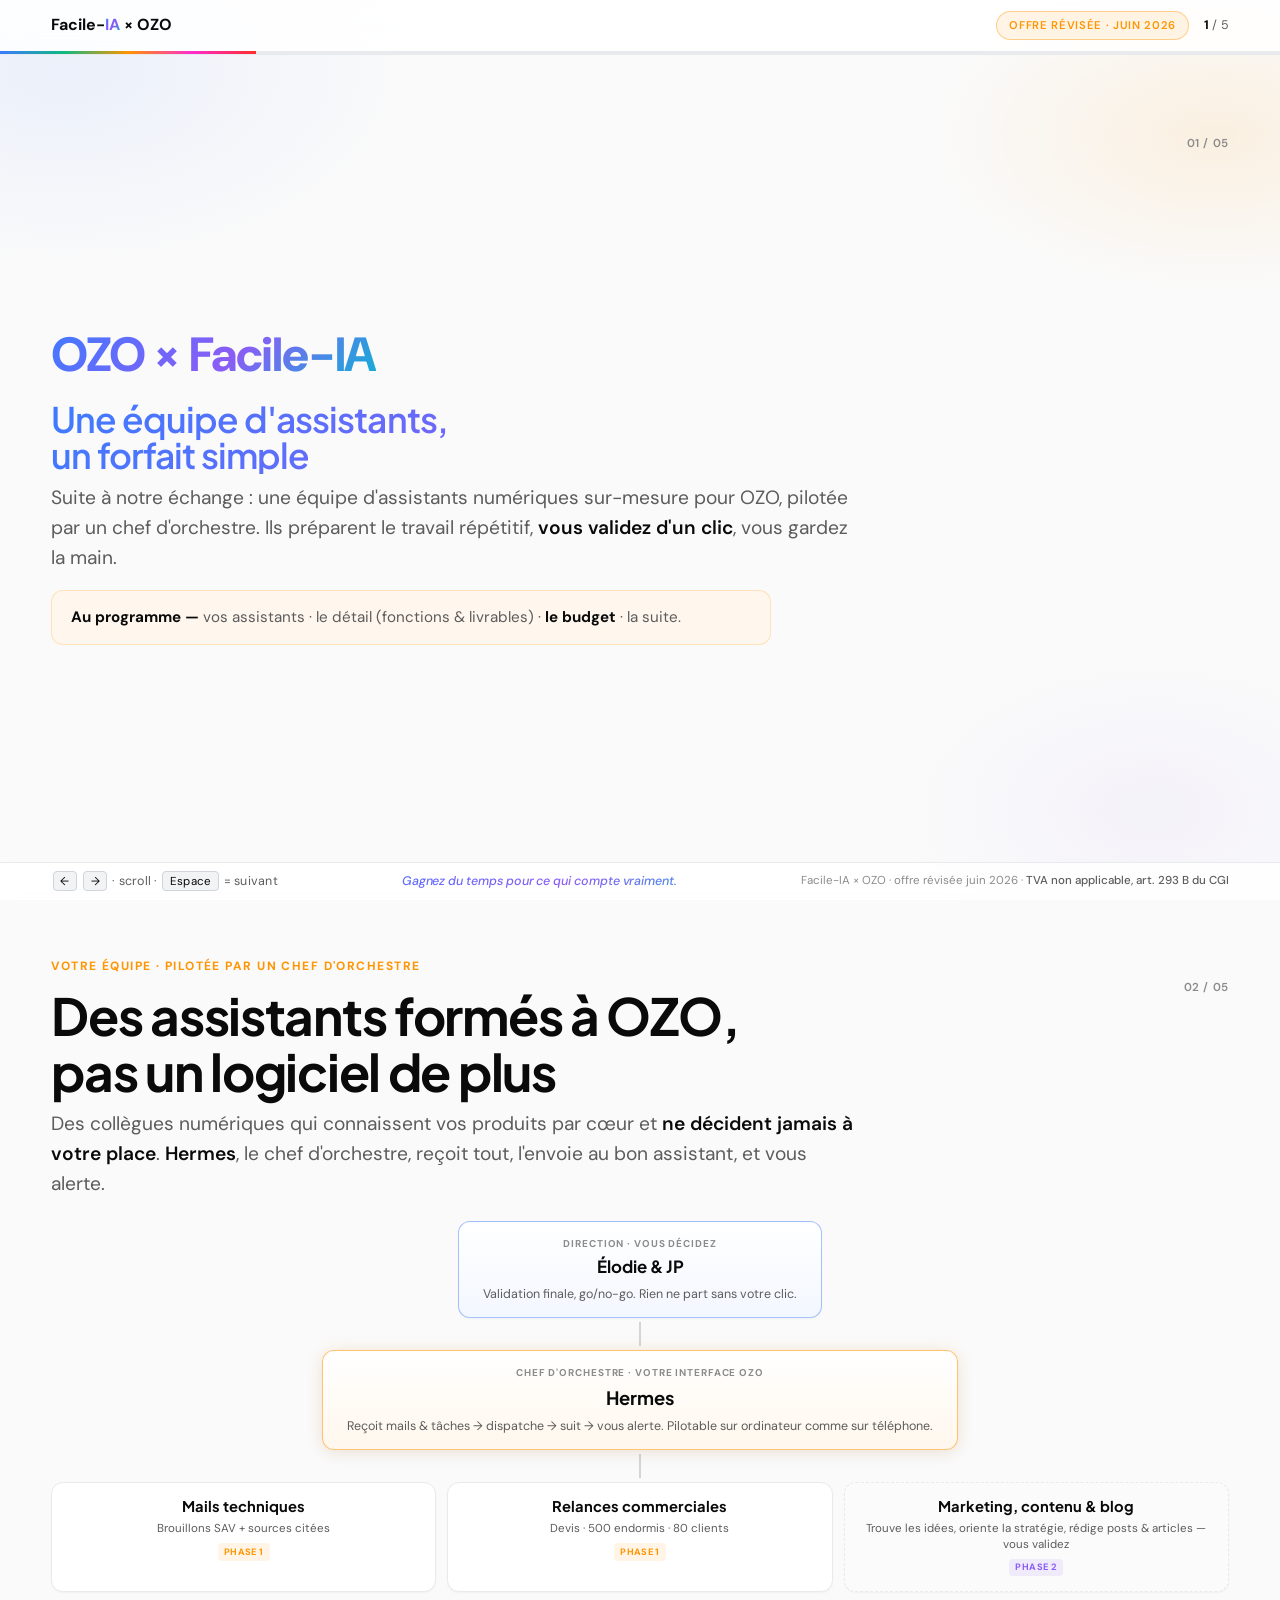
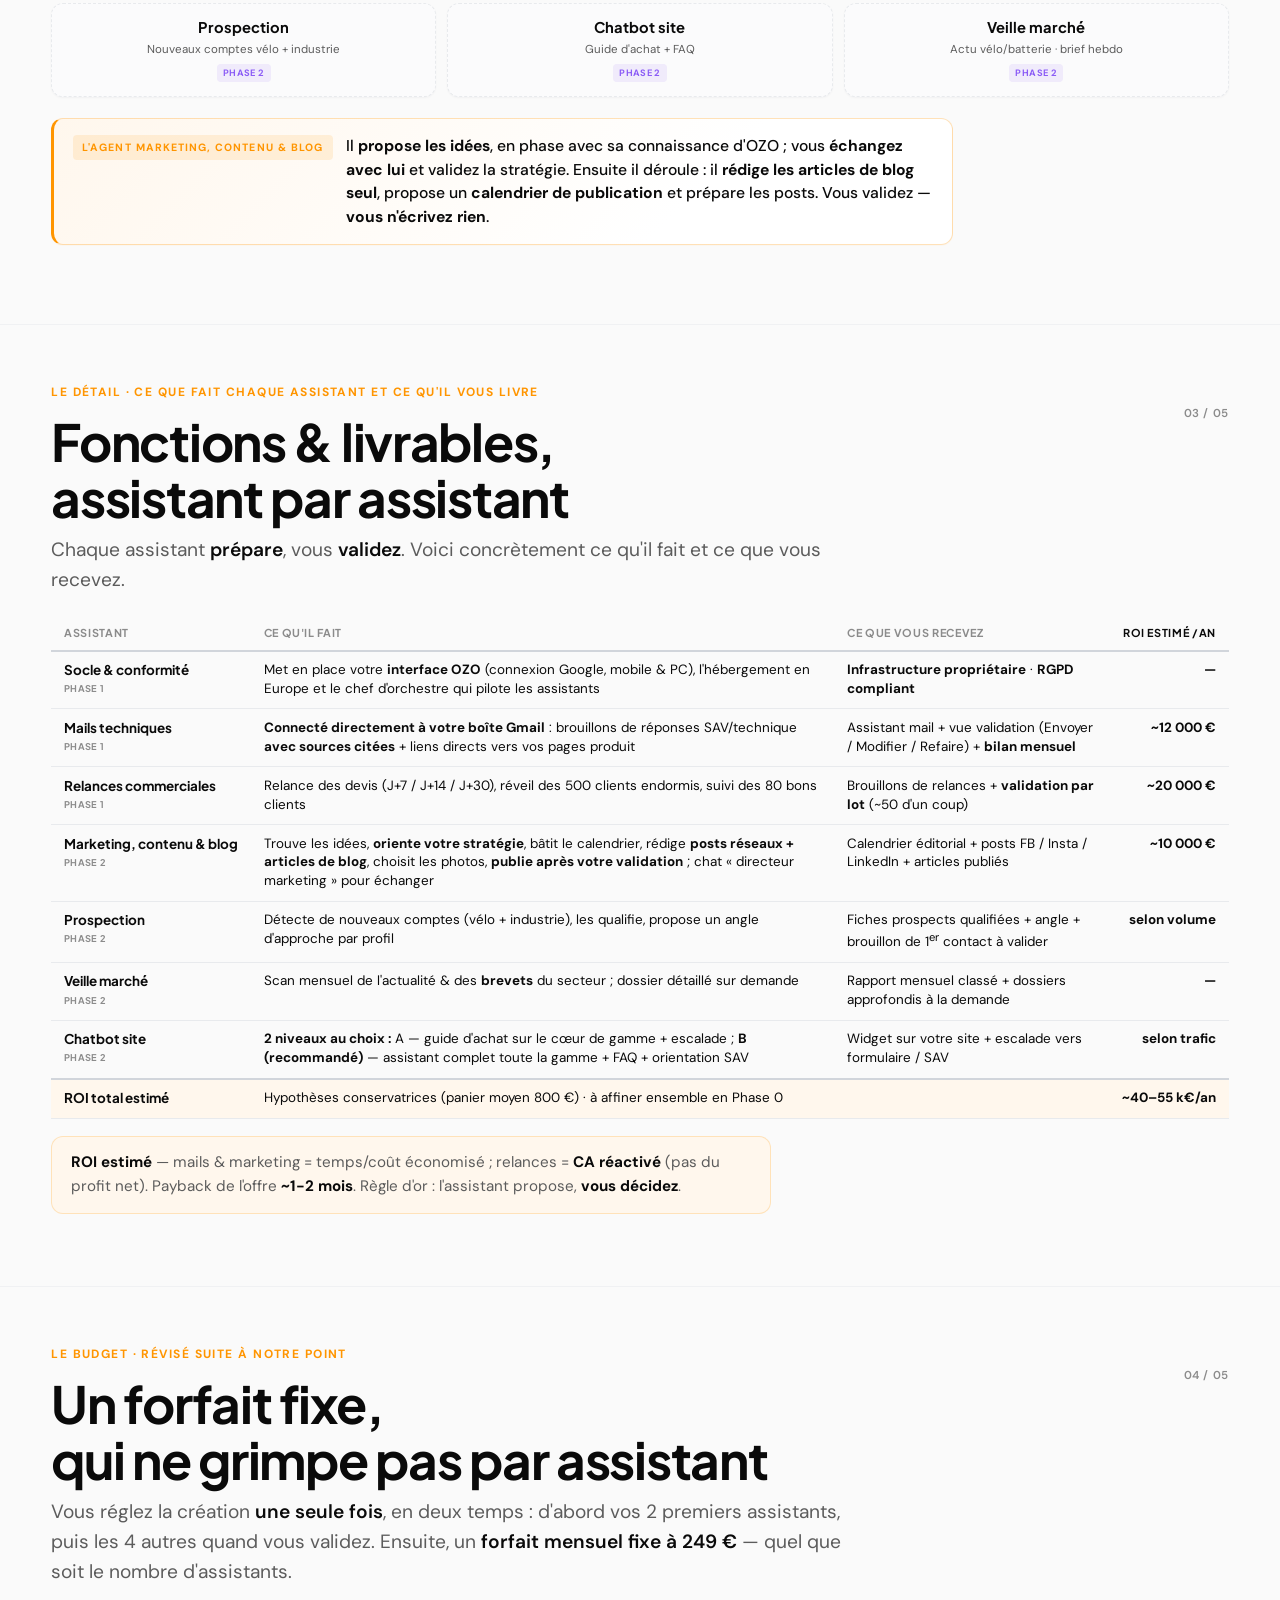
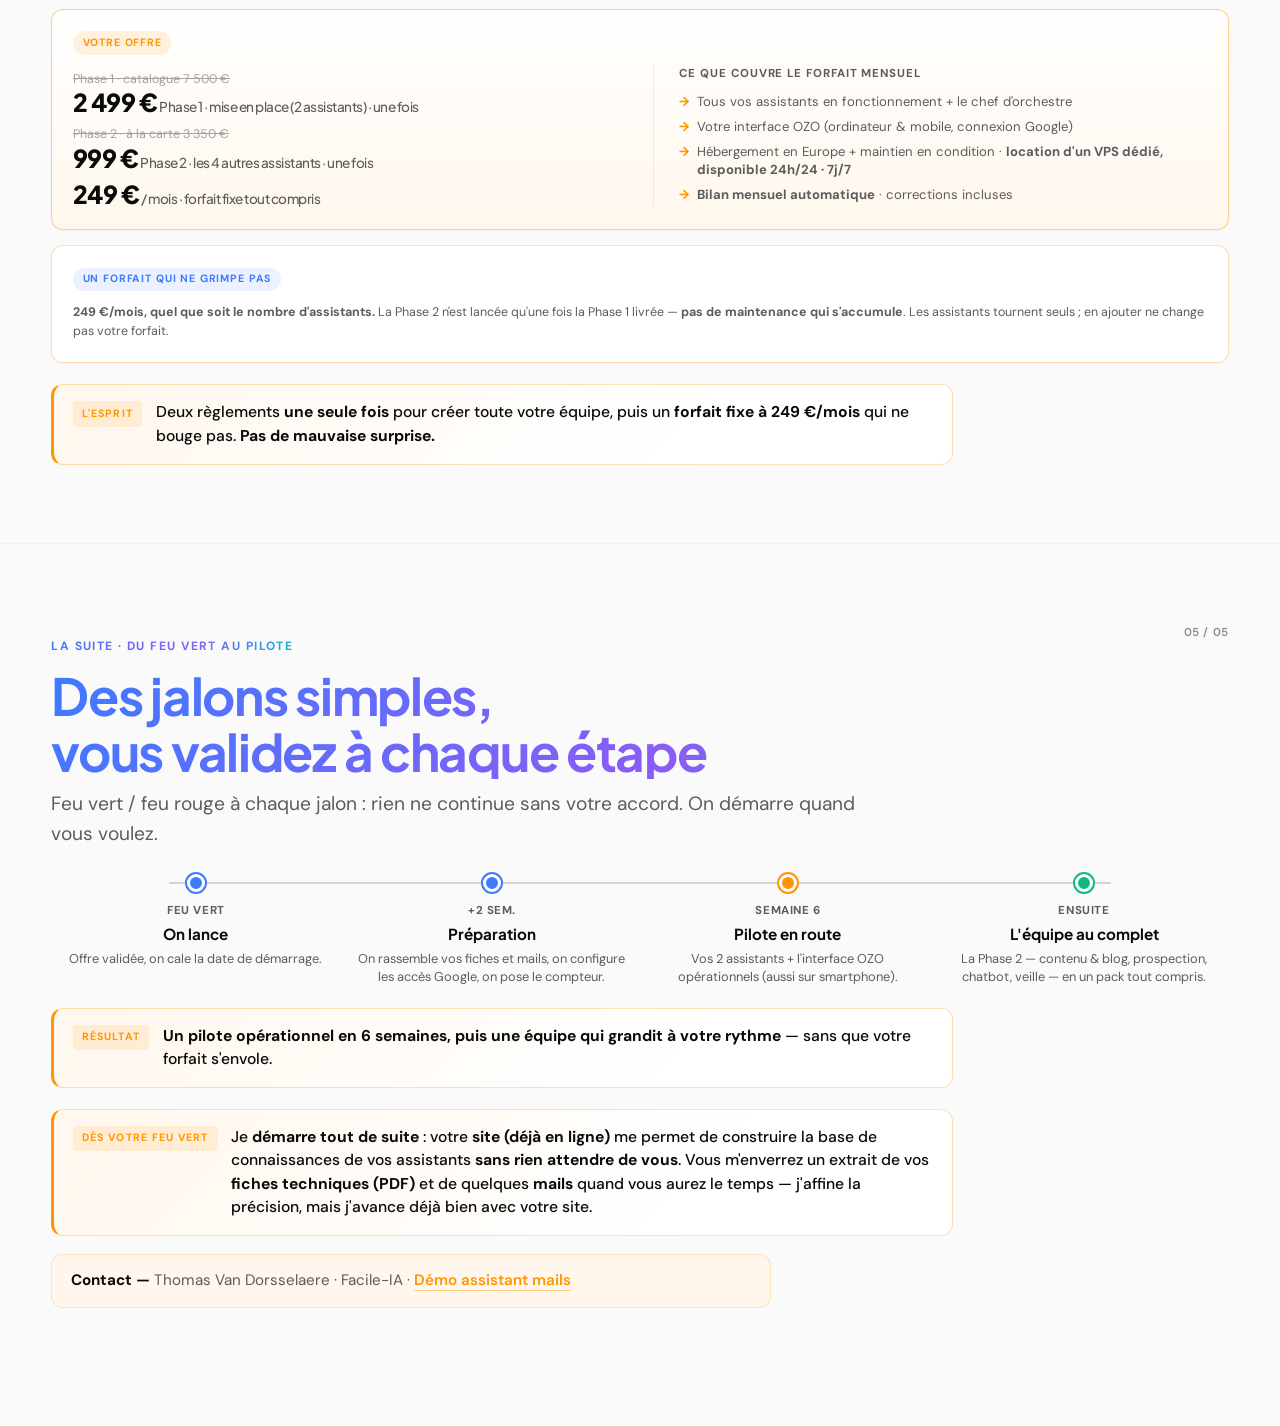
<file: index.html>
<!DOCTYPE html>
<html lang="fr">
<head>
  <meta charset="UTF-8">
  <meta name="viewport" content="width=device-width, initial-scale=1.0">
  <title>OZO × Facile-IA · Offre révisée · juin 2026</title>
  <link rel="stylesheet" href="styles-client.css">
  <style>
    /* Patchs locaux — 3 étapes, organigramme, capot */
    .steps3 { display: grid; grid-template-columns: repeat(3, 1fr); gap: 0.85rem; margin-top: 1.5rem; }
    .step3 { position: relative; background: var(--surface); border: 1px solid var(--border); border-radius: var(--radius-lg); padding: 1.3rem 1.4rem 1.4rem; box-shadow: var(--shadow-sm); }
    .step3::before { content: ""; position: absolute; top: 0; left: 0; right: 0; height: 3px; background: var(--gradient); border-radius: var(--radius-lg) var(--radius-lg) 0 0; }
    .step3 .big { font-family: "Plus Jakarta Sans", sans-serif; font-size: 2rem; font-weight: 800; background: var(--gradient); -webkit-background-clip: text; background-clip: text; color: transparent; line-height: 1; }
    .step3 .ttl { font-family: "Plus Jakarta Sans", sans-serif; font-size: 1.05rem; font-weight: 700; color: var(--text); margin-top: 0.5rem; }
    .step3 p { font-size: 0.87rem; color: var(--muted); margin-top: 0.4rem; line-height: 1.5; }
    .step3 p strong { color: var(--text); }

    .capot { margin-top: 1.2rem; padding: 0.85rem 1.1rem; background: #f6f7f9; border: 1px dashed var(--border-strong); border-radius: var(--radius); font-size: 0.8rem; color: var(--muted-2); line-height: 1.5; max-width: 82ch; }
    .capot strong { color: var(--muted); font-weight: 600; }

    /* ORGANIGRAMME */
    .orgchart { margin-top: 1.4rem; }
    .org-level { display: flex; justify-content: center; }
    .org-box { background: var(--surface); border: 1px solid var(--border); border-radius: var(--radius); padding: 0.85rem 1.5rem 0.9rem; text-align: center; box-shadow: var(--shadow-sm); min-width: 260px; }
    .org-box .role-lbl { font-size: 0.62rem; font-weight: 700; text-transform: uppercase; letter-spacing: 0.09em; color: var(--muted-2); }
    .org-box .role-name { font-family: "Plus Jakarta Sans", sans-serif; font-weight: 700; color: var(--text); font-size: 1.05rem; margin-top: 0.2rem; }
    .org-box .role-sub { font-size: 0.78rem; color: var(--muted); margin-top: 0.3rem; line-height: 1.45; }
    .org-box.human { border-color: rgba(61, 123, 255, 0.45); background: linear-gradient(180deg, #ffffff 0%, #f3f7ff 100%); }
    .org-box.chief { border-color: rgba(255, 149, 0, 0.55); background: linear-gradient(180deg, #ffffff 0%, #fff7ed 100%); box-shadow: 0 0 16px rgba(255, 149, 0, 0.12), var(--shadow-md); min-width: 320px; }
    .org-box.chief .role-name { font-size: 1.15rem; }
    .org-connector { width: 2px; height: 24px; background: var(--border-strong); margin: 0.25rem auto; }
    .org-agents { display: grid; grid-template-columns: repeat(3, 1fr); gap: 0.7rem; margin-top: 0; }
    .org-agent { background: var(--surface); border: 1px solid var(--border); border-radius: var(--radius); padding: 0.75rem 0.9rem 0.8rem; text-align: center; box-shadow: var(--shadow-sm); }
    .org-agent.soon { border-style: dashed; background: #fbfbfc; }
    .org-agent .n { font-family: "Plus Jakarta Sans", sans-serif; font-weight: 700; font-size: 0.92rem; color: var(--text); }
    .org-agent .p { font-size: 0.72rem; color: var(--muted); margin-top: 0.2rem; line-height: 1.35; }
    .org-agent .ph { display: inline-block; font-size: 0.58rem; font-weight: 700; text-transform: uppercase; letter-spacing: 0.04em; margin-top: 0.4rem; padding: 0.1rem 0.4rem; border-radius: 4px; color: var(--pillar-auto); background: rgba(255, 149, 0, 0.1); }
    .org-agent.soon .ph { color: var(--violet); background: rgba(139, 92, 246, 0.1); }

    /* Calendrier horizontal */
    .cal { display: grid; grid-template-columns: repeat(4, 1fr); gap: 0.4rem; margin-top: 1.6rem; position: relative; }
    .cal::before { content: ""; position: absolute; top: 8px; left: 10%; right: 10%; height: 2px; background: var(--border-strong); z-index: 0; }
    .cal-step { position: relative; z-index: 1; text-align: center; padding: 0 0.5rem; }
    .cal-dot { width: 18px; height: 18px; border-radius: 50%; margin: 0 auto; border: 3px solid #fff; background: var(--accent); box-shadow: 0 0 0 2px var(--accent); }
    .cal-dot.auto { background: var(--pillar-auto); box-shadow: 0 0 0 2px var(--pillar-auto); }
    .cal-dot.green { background: #10B981; box-shadow: 0 0 0 2px #10B981; }
    .cal-when { font-size: 0.72rem; font-weight: 700; text-transform: uppercase; letter-spacing: 0.05em; color: var(--muted); margin-top: 0.65rem; }
    .cal-ttl { font-family: "Plus Jakarta Sans", sans-serif; font-weight: 700; font-size: 0.95rem; color: var(--text); margin-top: 0.25rem; line-height: 1.25; }
    .cal-txt { font-size: 0.8rem; color: var(--muted); margin-top: 0.4rem; line-height: 1.45; }

    @media (max-width: 720px) {
      .steps3, .org-agents { grid-template-columns: 1fr; }
      .org-box, .org-box.chief { min-width: 0; width: 100%; }
      .cal { grid-template-columns: 1fr; gap: 1rem; }
      .cal::before { display: none; }
      .cal-dot { margin: 0; }
      .cal-step { text-align: left; }
    }

    /* Récap fonctions & livrables */
    .recap-table { width: 100%; border-collapse: collapse; margin-top: 1.3rem; font-size: 0.84rem; }
    .recap-table th, .recap-table td { text-align: left; padding: 0.6rem 0.8rem; border-bottom: 1px solid var(--border); vertical-align: top; line-height: 1.4; }
    .recap-table thead th { font-family: "Plus Jakarta Sans", sans-serif; font-size: 0.68rem; font-weight: 700; text-transform: uppercase; letter-spacing: 0.06em; color: var(--muted-2); border-bottom: 2px solid var(--border-strong); }
    .recap-table tbody tr:hover { background: #f6f7f9; }
    .recap-table .asst { font-family: "Plus Jakarta Sans", sans-serif; font-weight: 700; color: var(--text); white-space: nowrap; }
    .recap-table .asst .ph { display: block; font-size: 0.58rem; font-weight: 700; text-transform: uppercase; letter-spacing: 0.04em; color: var(--muted-2); margin-top: 0.15rem; }
    .recap-table td strong { color: var(--text); }
    .recap-table th.roi, .recap-table td.roi { text-align: right; white-space: nowrap; font-weight: 700; color: var(--text); }
    .recap-table tr.roi-total td { border-top: 2px solid var(--border-strong); background: #fff7ed; }
    @media (max-width: 720px) {
      .recap-table { font-size: 0.76rem; }
      .recap-table th, .recap-table td { padding: 0.45rem 0.5rem; }
      .recap-table .asst { white-space: normal; }
    }
  </style>
</head>
<body>

  <header class="topbar">
    <div class="topbar-inner">
      <div class="logo">Facile-<span>IA</span> × OZO</div>
      <div class="topbar-right">
        <span class="tag">Offre révisée · juin 2026</span>
        <span class="counter"><strong id="cur">1</strong> / <span id="tot">5</span></span>
      </div>
    </div>
    <div class="progress-track"><div class="progress-bar" id="progress"></div></div>
  </header>

  <main class="deck">

    <!-- 1. Cover -->
    <section class="slide" id="slide-1">
      <div class="slide-num">01 / 05</div>
      <div class="slide-inner">
        <p class="story-label gradient" style="font-size:clamp(1.8rem,4vw,3rem);text-transform:none;letter-spacing:-0.025em;font-weight:800;margin-bottom:0.5rem;">OZO × Facile-IA</p>
        <h1 class="gradient cover-title" style="font-size:clamp(1.4rem,3vw,2.2rem);font-weight:600;">Une équipe d'assistants,<br>un forfait simple</h1>
        <p class="lead">Suite à notre échange : une équipe d'assistants numériques sur-mesure pour OZO, pilotée par un chef d'orchestre. Ils préparent le travail répétitif, <strong>vous validez d'un clic</strong>, vous gardez la main.</p>
        <p class="note"><strong>Au programme —</strong> vos assistants · le détail (fonctions &amp; livrables) · <strong>le budget</strong> · la suite.</p>
      </div>
    </section>

    <!-- 2. Vos assistants -->
    <section class="slide tall" id="slide-2">
      <div class="slide-num">02 / 05</div>
      <div class="slide-inner">
        <p class="story-label">Votre équipe · pilotée par un chef d'orchestre</p>
        <h1>Des assistants formés à OZO,<br>pas un logiciel de plus</h1>
        <p class="lead">Des collègues numériques qui connaissent vos produits par cœur et <strong>ne décident jamais à votre place</strong>. <strong>Hermes</strong>, le chef d'orchestre, reçoit tout, l'envoie au bon assistant, et vous alerte.</p>
        <div class="orgchart">
          <div class="org-level">
            <div class="org-box human">
              <div class="role-lbl">Direction · vous décidez</div>
              <div class="role-name">Élodie &amp; JP</div>
              <div class="role-sub">Validation finale, go/no-go. Rien ne part sans votre clic.</div>
            </div>
          </div>
          <div class="org-connector"></div>
          <div class="org-level">
            <div class="org-box chief">
              <div class="role-lbl">Chef d'orchestre · votre interface OZO</div>
              <div class="role-name">Hermes</div>
              <div class="role-sub">Reçoit mails &amp; tâches → dispatche → suit → vous alerte. Pilotable sur ordinateur comme sur téléphone.</div>
            </div>
          </div>
          <div class="org-connector"></div>
          <div class="org-agents">
            <div class="org-agent">
              <div class="n">Mails techniques</div>
              <div class="p">Brouillons SAV + sources citées</div>
              <div class="ph">Phase 1</div>
            </div>
            <div class="org-agent">
              <div class="n">Relances commerciales</div>
              <div class="p">Devis · 500 endormis · 80 clients</div>
              <div class="ph">Phase 1</div>
            </div>
            <div class="org-agent soon">
              <div class="n">Marketing, contenu &amp; blog</div>
              <div class="p">Trouve les idées, oriente la stratégie, rédige posts &amp; articles — vous validez</div>
              <div class="ph">Phase 2</div>
            </div>
            <div class="org-agent soon">
              <div class="n">Prospection</div>
              <div class="p">Nouveaux comptes vélo + industrie</div>
              <div class="ph">Phase 2</div>
            </div>
            <div class="org-agent soon">
              <div class="n">Chatbot site</div>
              <div class="p">Guide d'achat + FAQ</div>
              <div class="ph">Phase 2</div>
            </div>
            <div class="org-agent soon">
              <div class="n">Veille marché</div>
              <div class="p">Actu vélo/batterie · brief hebdo</div>
              <div class="ph">Phase 2</div>
            </div>
          </div>
        </div>
        <div class="result">
          <span class="label">L'agent marketing, contenu &amp; blog</span>
          <span class="txt">Il <strong>propose les idées</strong>, en phase avec sa connaissance d'OZO ; vous <strong>échangez avec lui</strong> et validez la stratégie. Ensuite il déroule : il <strong>rédige les articles de blog seul</strong>, propose un <strong>calendrier de publication</strong> et prépare les posts. Vous validez — <strong>vous n'écrivez rien</strong>.</span>
        </div>
      </div>
    </section>

    <!-- 3. Fonctions & livrables -->
    <section class="slide tall" id="slide-recap">
      <div class="slide-num">03 / 05</div>
      <div class="slide-inner">
        <p class="story-label">Le détail · ce que fait chaque assistant et ce qu'il vous livre</p>
        <h1>Fonctions &amp; livrables,<br>assistant par assistant</h1>
        <p class="lead">Chaque assistant <strong>prépare</strong>, vous <strong>validez</strong>. Voici concrètement ce qu'il fait et ce que vous recevez.</p>
        <table class="recap-table">
          <thead><tr><th>Assistant</th><th>Ce qu'il fait</th><th>Ce que vous recevez</th><th class="roi">ROI estimé /an</th></tr></thead>
          <tbody>
            <tr><td class="asst">Socle &amp; conformité<span class="ph">Phase 1</span></td><td>Met en place votre <strong>interface OZO</strong> (connexion Google, mobile &amp; PC), l'hébergement en Europe et le chef d'orchestre qui pilote les assistants</td><td><strong>Infrastructure propriétaire</strong> · <strong>RGPD compliant</strong></td><td class="roi">—</td></tr>
            <tr><td class="asst">Mails techniques<span class="ph">Phase 1</span></td><td><strong>Connecté directement à votre boîte Gmail</strong> : brouillons de réponses SAV/technique <strong>avec sources citées</strong> + liens directs vers vos pages produit</td><td>Assistant mail + vue validation (Envoyer / Modifier / Refaire) + <strong>bilan mensuel</strong></td><td class="roi">~12 000 €</td></tr>
            <tr><td class="asst">Relances commerciales<span class="ph">Phase 1</span></td><td>Relance des devis (J+7 / J+14 / J+30), réveil des 500 clients endormis, suivi des 80 bons clients</td><td>Brouillons de relances + <strong>validation par lot</strong> (~50 d'un coup)</td><td class="roi">~20 000 €</td></tr>
            <tr><td class="asst">Marketing, contenu &amp; blog<span class="ph">Phase 2</span></td><td>Trouve les idées, <strong>oriente votre stratégie</strong>, bâtit le calendrier, rédige <strong>posts réseaux + articles de blog</strong>, choisit les photos, <strong>publie après votre validation</strong> ; chat « directeur marketing » pour échanger</td><td>Calendrier éditorial + posts FB / Insta / LinkedIn + articles publiés</td><td class="roi">~10 000 €</td></tr>
            <tr><td class="asst">Prospection<span class="ph">Phase 2</span></td><td>Détecte de nouveaux comptes (vélo + industrie), les qualifie, propose un angle d'approche par profil</td><td>Fiches prospects qualifiées + angle + brouillon de 1<sup>er</sup> contact à valider</td><td class="roi">selon volume</td></tr>
            <tr><td class="asst">Veille marché<span class="ph">Phase 2</span></td><td>Scan mensuel de l'actualité &amp; des <strong>brevets</strong> du secteur ; dossier détaillé sur demande</td><td>Rapport mensuel classé + dossiers approfondis à la demande</td><td class="roi">—</td></tr>
            <tr><td class="asst">Chatbot site<span class="ph">Phase 2</span></td><td><strong>2 niveaux au choix :</strong> A — guide d'achat sur le cœur de gamme + escalade ; <strong>B (recommandé)</strong> — assistant complet toute la gamme + FAQ + orientation SAV</td><td>Widget sur votre site + escalade vers formulaire / SAV</td><td class="roi">selon trafic</td></tr>
            <tr class="roi-total"><td class="asst"><strong>ROI total estimé</strong></td><td colspan="2">Hypothèses conservatrices (panier moyen 800 €) · à affiner ensemble en Phase 0</td><td class="roi"><strong>~40–55 k€/an</strong></td></tr>
          </tbody>
        </table>
        <p class="note"><strong>ROI estimé</strong> — mails &amp; marketing = temps/coût économisé ; relances = <strong>CA réactivé</strong> (pas du profit net). Payback de l'offre <strong>~1-2 mois</strong>. Règle d'or : l'assistant propose, <strong>vous décidez</strong>.</p>
      </div>
    </section>

    <!-- 4. Le budget -->
    <section class="slide tall" id="slide-5">
      <div class="slide-num">04 / 05</div>
      <div class="slide-inner">
        <p class="story-label">Le budget · révisé suite à notre point</p>
        <h1>Un forfait fixe,<br>qui ne grimpe pas par assistant</h1>
        <p class="lead">Vous réglez la création <strong>une seule fois</strong>, en deux temps : d'abord vos 2 premiers assistants, puis les 4 autres quand vous validez. Ensuite, un <strong>forfait mensuel fixe à 249 €</strong> — quel que soit le nombre d'assistants.</p>
        <div class="cost-grid">
          <div class="cost-card cost-card-hero" style="grid-column:span 2;border-color:rgba(255,149,0,0.45);background:linear-gradient(180deg,#ffffff 0%,#fff7ed 100%);">
            <span class="cost-badge" style="color:var(--pillar-auto);background:rgba(255,149,0,0.12);">Votre offre</span>
            <div class="hero-split">
              <div class="hero-prices">
                <div class="cost-note" style="text-decoration:line-through;opacity:.55;">Phase 1 · catalogue 7 500 €</div>
                <div class="cost-price">2 499 €<span class="per">Phase 1 · mise en place (2 assistants) · une fois</span></div>
                <div class="cost-note" style="text-decoration:line-through;opacity:.55;margin-top:0.55rem;">Phase 2 · à la carte 3 350 €</div>
                <div class="cost-price">999 €<span class="per">Phase 2 · les 4 autres assistants · une fois</span></div>
                <div class="cost-price" style="margin-top:0.55rem;">249 €<span class="per">/ mois · forfait fixe tout compris</span></div>
              </div>
              <div class="hero-included">
                <div class="incl-title">Ce que couvre le forfait mensuel</div>
                <div class="cost-desc">
                  <ul class="cost-list">
                    <li>Tous vos assistants en fonctionnement + le chef d'orchestre</li>
                    <li>Votre interface OZO (ordinateur &amp; mobile, connexion Google)</li>
                    <li>Hébergement en Europe + maintien en condition · <strong>location d'un VPS dédié, disponible 24h/24 · 7j/7</strong></li>
                    <li><strong>Bilan mensuel automatique</strong> · corrections incluses</li>
                  </ul>
                </div>
              </div>
            </div>
          </div>
          <div class="cost-card" style="grid-column:span 2;border-color:rgba(255,149,0,0.3);">
            <span class="cost-badge">Un forfait qui ne grimpe pas</span>
            <div class="cost-note"><strong>249 €/mois, quel que soit le nombre d'assistants.</strong> La Phase 2 n'est lancée qu'une fois la Phase 1 livrée — <strong>pas de maintenance qui s'accumule</strong>. Les assistants tournent seuls ; en ajouter ne change pas votre forfait.</div>
          </div>
        </div>
        <div class="result">
          <span class="label">L'esprit</span>
          <span class="txt">Deux règlements <strong>une seule fois</strong> pour créer toute votre équipe, puis un <strong>forfait fixe à 249 €/mois</strong> qui ne bouge pas. <strong>Pas de mauvaise surprise.</strong></span>
        </div>
      </div>
    </section>

    <!-- 5. Le calendrier + contact -->
    <section class="slide" id="slide-6">
      <div class="slide-num">05 / 05</div>
      <div class="slide-inner">
        <p class="story-label gradient">La suite · du feu vert au pilote</p>
        <h1 class="gradient">Des jalons simples,<br>vous validez à chaque étape</h1>
        <p class="lead">Feu vert / feu rouge à chaque jalon : rien ne continue sans votre accord. On démarre quand vous voulez.</p>
        <div class="cal">
          <div class="cal-step">
            <div class="cal-dot"></div>
            <div class="cal-when">Feu vert</div>
            <div class="cal-ttl">On lance</div>
            <div class="cal-txt">Offre validée, on cale la date de démarrage.</div>
          </div>
          <div class="cal-step">
            <div class="cal-dot"></div>
            <div class="cal-when">+2 sem.</div>
            <div class="cal-ttl">Préparation</div>
            <div class="cal-txt">On rassemble vos fiches et mails, on configure les accès Google, on pose le compteur.</div>
          </div>
          <div class="cal-step">
            <div class="cal-dot auto"></div>
            <div class="cal-when">Semaine 6</div>
            <div class="cal-ttl">Pilote en route</div>
            <div class="cal-txt">Vos 2 assistants + l'interface OZO opérationnels (aussi sur smartphone).</div>
          </div>
          <div class="cal-step">
            <div class="cal-dot green"></div>
            <div class="cal-when">Ensuite</div>
            <div class="cal-ttl">L'équipe au complet</div>
            <div class="cal-txt">La Phase 2 — contenu &amp; blog, prospection, chatbot, veille — en un pack tout compris.</div>
          </div>
        </div>
        <div class="result">
          <span class="label">Résultat</span>
          <span class="txt"><strong>Un pilote opérationnel en 6 semaines, puis une équipe qui grandit à votre rythme</strong> — sans que votre forfait s'envole.</span>
        </div>
        <div class="result">
          <span class="label">Dès votre feu vert</span>
          <span class="txt">Je <strong>démarre tout de suite</strong> : votre <strong>site (déjà en ligne)</strong> me permet de construire la base de connaissances de vos assistants <strong>sans rien attendre de vous</strong>. Vous m'enverrez un extrait de vos <strong>fiches techniques (PDF)</strong> et de quelques <strong>mails</strong> quand vous aurez le temps — j'affine la précision, mais j'avance déjà bien avec votre site.</span>
        </div>
        <p class="note" style="margin-top:1.1rem"><strong>Contact —</strong> Thomas Van Dorsselaere · Facile-IA · <a href="https://ozo-presentation.vercel.app/demo.html" target="_blank" rel="noopener">Démo assistant mails</a></p>
      </div>
    </section>

  </main>

  <footer class="footer-bar">
    <span class="nav-hint"><kbd>←</kbd> <kbd>→</kbd> · scroll · <kbd>Espace</kbd> = suivant</span>
    <span class="footer-center">Gagnez du temps pour ce qui compte vraiment.</span>
    <span class="footer-tag">Facile-IA × OZO · offre révisée juin 2026 · <strong>TVA non applicable, art. 293 B du CGI</strong></span>
  </footer>

  <script>
    (function () {
      const slides = Array.from(document.querySelectorAll('.slide'));
      const total = slides.length;
      const cur = document.getElementById('cur');
      const tot = document.getElementById('tot');
      const progress = document.getElementById('progress');

      tot.textContent = total;

      let current = 0;
      function goTo(n, smooth) {
        if (n < 0 || n >= total) return;
        current = n;
        cur.textContent = n + 1;
        progress.style.width = ((n + 1) / total * 100) + '%';
        if (smooth !== false) {
          slides[n].scrollIntoView({ behavior: 'smooth', block: 'start' });
        } else {
          slides[n].scrollIntoView({ block: 'start' });
        }
      }

      document.addEventListener('keydown', function (e) {
        if (e.target.tagName === 'INPUT' || e.target.tagName === 'TEXTAREA') return;
        if (e.key === 'ArrowRight' || e.key === ' ' || e.key === 'PageDown') {
          e.preventDefault();
          goTo(current + 1);
        } else if (e.key === 'ArrowLeft' || e.key === 'PageUp') {
          e.preventDefault();
          goTo(current - 1);
        } else if (e.key === 'Home') {
          e.preventDefault();
          goTo(0);
        } else if (e.key === 'End') {
          e.preventDefault();
          goTo(total - 1);
        }
      });

      let scrollTimeout;
      function updateOnScroll() {
        const viewportMid = window.scrollY + window.innerHeight * 0.4;
        for (let i = slides.length - 1; i >= 0; i--) {
          const rect = slides[i].getBoundingClientRect();
          const top = rect.top + window.scrollY;
          if (top <= viewportMid) {
            if (current !== i) {
              current = i;
              cur.textContent = i + 1;
              progress.style.width = ((i + 1) / total * 100) + '%';
            }
            break;
          }
        }
      }
      window.addEventListener('scroll', function () {
        if (scrollTimeout) return;
        scrollTimeout = requestAnimationFrame(function () {
          updateOnScroll();
          scrollTimeout = null;
        });
      }, { passive: true });

      goTo(0, false);
      progress.style.width = (1 / total * 100) + '%';
    })();
  </script>
</body>
</html>
</file>
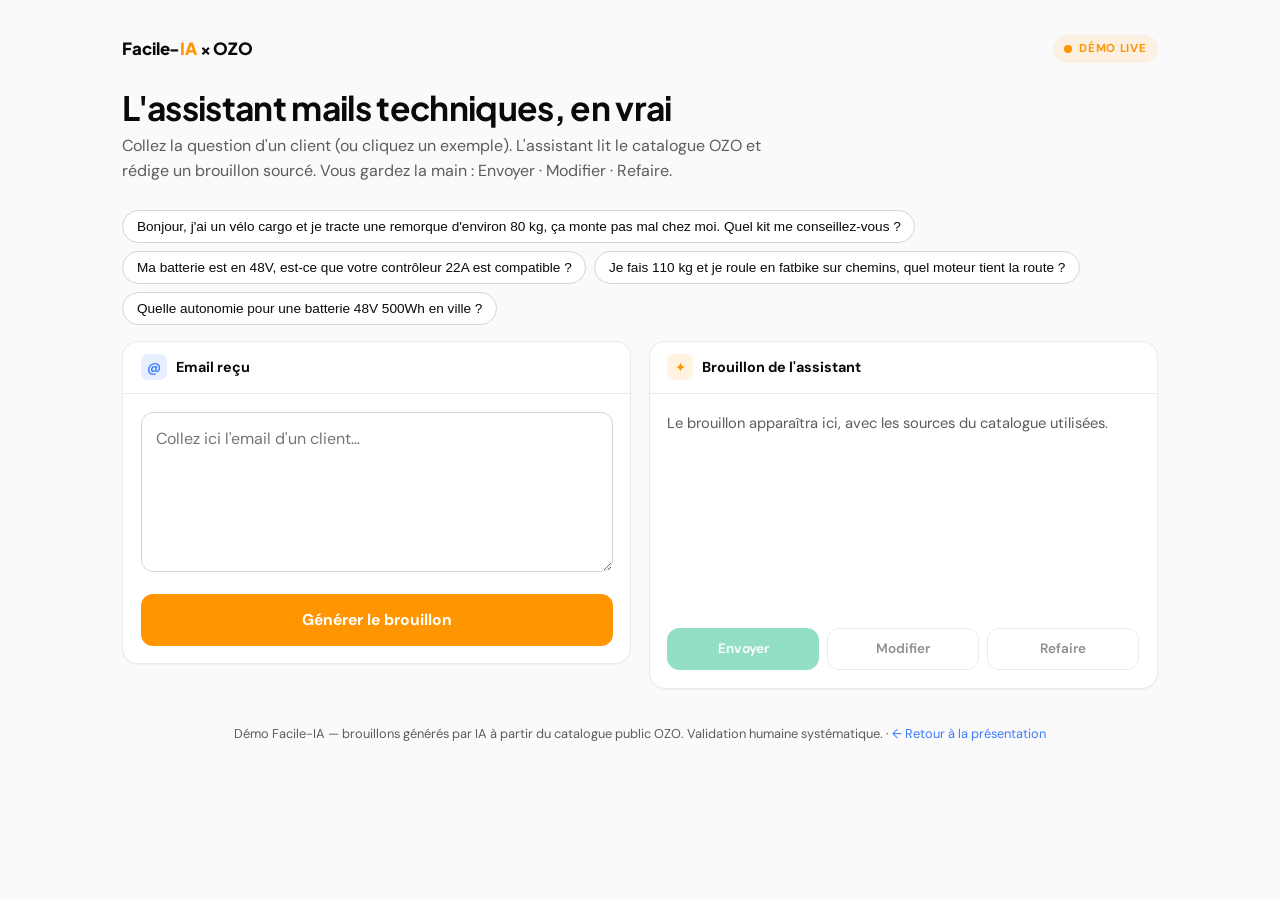
<file: demo.html>
<!DOCTYPE html>
<html lang="fr">
<head>
  <meta charset="UTF-8">
  <meta name="viewport" content="width=device-width, initial-scale=1.0">
  <title>OZO × Facile-IA · Démo live · Assistant mails techniques</title>
  <style>
    @import url('https://fonts.googleapis.com/css2?family=DM+Sans:wght@400;500;600;700&family=Plus+Jakarta+Sans:wght@600;700;800&display=swap');

    :root {
      --auto: #FF9500;
      --auto-rgb: 255, 149, 0;
      --accent: #3D7BFF;
      --green: #10B981;
      --bg: #fafafa;
      --surface: #ffffff;
      --border: #e8eaed;
      --border-strong: #d1d5db;
      --text: #0a0a0a;
      --muted: #5c5c5c;
      --radius: 12px;
      --radius-lg: 16px;
      --shadow-sm: 0 1px 2px rgba(15, 23, 42, 0.04);
      --shadow-md: 0 4px 16px rgba(15, 23, 42, 0.06);
    }
    * { box-sizing: border-box; }
    body {
      margin: 0; background: var(--bg); color: var(--text);
      font-family: "DM Sans", system-ui, sans-serif; line-height: 1.55;
      -webkit-font-smoothing: antialiased;
    }
    .wrap { max-width: 1080px; margin: 0 auto; padding: 2.2rem 1.4rem 4rem; }

    header.top { display: flex; align-items: center; justify-content: space-between; gap: 1rem; flex-wrap: wrap; margin-bottom: 1.6rem; }
    .logo { font-family: "Plus Jakarta Sans", sans-serif; font-weight: 800; font-size: 1.05rem; letter-spacing: -0.01em; }
    .logo span { color: var(--auto); }
    .badge-live {
      display: inline-flex; align-items: center; gap: 0.45rem; font-size: 0.72rem; font-weight: 700;
      text-transform: uppercase; letter-spacing: 0.06em; color: var(--auto);
      background: rgba(var(--auto-rgb), 0.1); padding: 0.32rem 0.7rem; border-radius: 999px;
    }
    .badge-live::before { content: ""; width: 8px; height: 8px; border-radius: 50%; background: var(--auto); box-shadow: 0 0 0 0 rgba(var(--auto-rgb), 0.5); animation: pulse 1.8s infinite; }
    @keyframes pulse { 0% { box-shadow: 0 0 0 0 rgba(var(--auto-rgb), 0.45); } 70% { box-shadow: 0 0 0 9px rgba(var(--auto-rgb), 0); } 100% { box-shadow: 0 0 0 0 rgba(var(--auto-rgb), 0); } }

    h1 { font-family: "Plus Jakarta Sans", sans-serif; font-size: clamp(1.5rem, 3.4vw, 2.1rem); line-height: 1.12; margin: 0 0 0.5rem; letter-spacing: -0.02em; }
    .sub { color: var(--muted); font-size: 1rem; max-width: 62ch; margin: 0 0 1.6rem; }

    .chips { display: flex; flex-wrap: wrap; gap: 0.5rem; margin-bottom: 1rem; }
    .chip {
      font-size: 0.85rem; border: 1px solid var(--border-strong); background: var(--surface);
      color: var(--text); padding: 0.5rem 0.85rem; border-radius: 999px; cursor: pointer; transition: all .15s;
    }
    .chip:hover { border-color: var(--auto); color: var(--auto); box-shadow: var(--shadow-sm); }

    .grid { display: grid; grid-template-columns: 1fr 1fr; gap: 1.1rem; align-items: start; }
    @media (max-width: 820px) { .grid { grid-template-columns: 1fr; } }

    .panel { background: var(--surface); border: 1px solid var(--border); border-radius: var(--radius-lg); box-shadow: var(--shadow-sm); overflow: hidden; }
    .panel-head { display: flex; align-items: center; gap: 0.55rem; padding: 0.8rem 1.1rem; border-bottom: 1px solid var(--border); font-weight: 700; font-size: 0.9rem; }
    .panel-head .ico { width: 26px; height: 26px; border-radius: 7px; display: grid; place-items: center; font-size: 0.85rem; }
    .panel.mail .ico { background: rgba(61,123,255,0.12); color: var(--accent); }
    .panel.draft .ico { background: rgba(var(--auto-rgb),0.12); color: var(--auto); }
    .panel-body { padding: 1.1rem; }

    textarea {
      width: 100%; min-height: 160px; resize: vertical; border: 1px solid var(--border-strong);
      border-radius: var(--radius); padding: 0.9rem; font: inherit; color: var(--text); background: #fff;
    }
    textarea:focus { outline: none; border-color: var(--accent); box-shadow: 0 0 0 3px rgba(61,123,255,0.12); }

    .btn {
      margin-top: 0.9rem; width: 100%; border: none; cursor: pointer; font: inherit; font-weight: 700;
      color: #fff; background: var(--auto); padding: 0.85rem 1rem; border-radius: var(--radius); font-size: 0.98rem;
      transition: filter .15s, transform .05s;
    }
    .btn:hover { filter: brightness(1.05); }
    .btn:active { transform: translateY(1px); }
    .btn:disabled { opacity: 0.6; cursor: progress; }

    .draft-out { white-space: pre-wrap; font-size: 0.92rem; min-height: 200px; color: var(--text); }
    .draft-out .placeholder { color: var(--muted); }
    .draft-out .sources { display:block; margin-top: 0.9rem; padding-top: 0.7rem; border-top: 1px dashed var(--border-strong); font-size: 0.8rem; color: var(--muted); }

    .actions { display: flex; gap: 0.5rem; margin-top: 1rem; }
    .actions button {
      flex: 1; border: 1px solid var(--border-strong); background: #fff; color: var(--text); font: inherit; font-weight: 600;
      padding: 0.6rem; border-radius: var(--radius); cursor: pointer; font-size: 0.85rem;
    }
    .actions button.primary { background: var(--green); color: #fff; border-color: var(--green); }
    .actions button:disabled { opacity: 0.45; cursor: not-allowed; }

    .spinner { display: inline-block; width: 15px; height: 15px; border: 2px solid rgba(255,255,255,0.4); border-top-color: #fff; border-radius: 50%; animation: spin .7s linear infinite; vertical-align: -2px; margin-right: 6px; }
    @keyframes spin { to { transform: rotate(360deg); } }

    .thinking { display: flex; flex-direction: column; gap: 0.7rem; padding: 0.4rem 0; }
    .thinking .row { display: flex; align-items: center; gap: 0.6rem; color: var(--muted); font-size: 0.92rem; }
    .spinner-d { display: inline-block; width: 16px; height: 16px; border: 2px solid rgba(var(--auto-rgb),0.25); border-top-color: var(--auto); border-radius: 50%; animation: spin .7s linear infinite; flex-shrink: 0; }
    .ttimer { font-variant-numeric: tabular-nums; font-weight: 700; color: var(--auto); font-size: 0.85rem; }
    .tstep { transition: opacity .2s; }
    .tnote { font-size: 0.78rem; color: var(--muted); opacity: 0.8; }
    .done-tag { display:block; margin-top: 0.9rem; font-size: 0.78rem; color: var(--green); font-weight: 700; }

    .foot { margin-top: 2.2rem; font-size: 0.8rem; color: var(--muted); text-align: center; }
    .foot a { color: var(--accent); text-decoration: none; }
    .err { color: #c0392b; font-size: 0.88rem; }
  </style>
</head>
<body>
  <div class="wrap">
    <header class="top">
      <div class="logo">Facile-<span>IA</span> × OZO</div>
      <div class="badge-live">Démo live</div>
    </header>

    <h1>L'assistant mails techniques, en vrai</h1>
    <p class="sub">Collez la question d'un client (ou cliquez un exemple). L'assistant lit le catalogue OZO et rédige un brouillon sourcé. Vous gardez la main : Envoyer · Modifier · Refaire.</p>

    <div class="chips" id="chips">
      <button class="chip">Bonjour, j'ai un vélo cargo et je tracte une remorque d'environ 80 kg, ça monte pas mal chez moi. Quel kit me conseillez-vous ?</button>
      <button class="chip">Ma batterie est en 48V, est-ce que votre contrôleur 22A est compatible ?</button>
      <button class="chip">Je fais 110 kg et je roule en fatbike sur chemins, quel moteur tient la route ?</button>
      <button class="chip">Quelle autonomie pour une batterie 48V 500Wh en ville ?</button>
    </div>

    <div class="grid">
      <div class="panel mail">
        <div class="panel-head"><span class="ico">@</span> Email reçu</div>
        <div class="panel-body">
          <textarea id="question" placeholder="Collez ici l'email d'un client…"></textarea>
          <button class="btn" id="gen">Générer le brouillon</button>
        </div>
      </div>

      <div class="panel draft">
        <div class="panel-head"><span class="ico">✦</span> Brouillon de l'assistant</div>
        <div class="panel-body">
          <div class="draft-out" id="out"><span class="placeholder">Le brouillon apparaîtra ici, avec les sources du catalogue utilisées.</span></div>
          <div class="actions">
            <button id="send" class="primary" disabled>Envoyer</button>
            <button id="edit" disabled>Modifier</button>
            <button id="redo" disabled>Refaire</button>
          </div>
        </div>
      </div>
    </div>

    <p class="foot">Démo Facile-IA — brouillons générés par IA à partir du catalogue public OZO. Validation humaine systématique. · <a href="/">← Retour à la présentation</a></p>
  </div>

  <script>
    const q = document.getElementById('question');
    const out = document.getElementById('out');
    const gen = document.getElementById('gen');
    const send = document.getElementById('send');
    const edit = document.getElementById('edit');
    const redo = document.getElementById('redo');

    document.getElementById('chips').addEventListener('click', (e) => {
      if (e.target.classList.contains('chip')) { q.value = e.target.textContent; q.focus(); }
    });

    function setBusy(b) {
      gen.disabled = b;
      gen.innerHTML = b ? '<span class="spinner"></span>L\u2019assistant rédige…' : 'Générer le brouillon';
    }

    function renderDraft(text) {
      const idx = text.lastIndexOf('SOURCES');
      if (idx > -1) {
        const body = text.slice(0, idx).trim();
        const src = text.slice(idx).replace(/^SOURCES\s*:?/i, '').trim();
        out.textContent = body;
        const s = document.createElement('span');
        s.className = 'sources';
        s.textContent = 'Sources : ' + src;
        out.appendChild(s);
      } else {
        out.textContent = text;
      }
    }

    function startThinking() {
      const steps = [
        'Lecture de la demande du client…',
        'Recherche dans les fiches techniques OZO…',
        'Vérification des compatibilités…',
        'Rédaction du brouillon…'
      ];
      let i = 0;
      out.innerHTML =
        '<div class="thinking">' +
          '<div class="row"><span class="spinner-d"></span><span class="tstep" id="tstep">' + steps[0] + '</span></div>' +
          '<div class="row"><span class="ttimer" id="ttimer">0.0 s</span><span class="tnote">l\u2019assistant analyse vos données avant de répondre</span></div>' +
        '</div>';
      const t0 = Date.now();
      const timer = setInterval(() => {
        const el = document.getElementById('ttimer');
        if (el) el.textContent = ((Date.now() - t0) / 1000).toFixed(1) + ' s';
      }, 100);
      const stepper = setInterval(() => {
        i = Math.min(i + 1, steps.length - 1);
        const el = document.getElementById('tstep');
        if (el) el.textContent = steps[i];
      }, 3500);
      return () => { clearInterval(timer); clearInterval(stepper); return ((Date.now() - t0) / 1000).toFixed(1); };
    }

    async function generate() {
      const question = q.value.trim();
      if (!question) { q.focus(); return; }
      setBusy(true);
      send.disabled = edit.disabled = redo.disabled = true;
      const stopThinking = startThinking();
      let elapsed = null;
      try {
        const r = await fetch('/api/draft', {
          method: 'POST',
          headers: { 'Content-Type': 'application/json' },
          body: JSON.stringify({ question })
        });
        const ct = r.headers.get('content-type') || '';
        if (!r.ok || ct.includes('application/json')) {
          const data = await r.json().catch(() => ({}));
          stopThinking();
          out.innerHTML = '<span class="err">' + (data.error || ('Erreur ' + r.status)) + (data.detail ? ' — ' + data.detail : '') + '</span>';
          return;
        }
        const reader = r.body.getReader();
        const decoder = new TextDecoder();
        let full = '';
        let firstToken = true;
        while (true) {
          const { done, value } = await reader.read();
          if (done) break;
          const chunk = decoder.decode(value, { stream: true });
          if (!chunk) continue;
          if (firstToken) { elapsed = stopThinking(); out.textContent = ''; firstToken = false; }
          full += chunk;
          out.textContent = full;
        }
        if (firstToken) { stopThinking(); }
        renderDraft(full || '(réponse vide)');
        if (full && elapsed) {
          const tag = document.createElement('span');
          tag.className = 'done-tag';
          tag.textContent = 'Brouillon prêt en ' + elapsed + ' s — il ne reste qu\u2019à valider.';
          out.appendChild(tag);
        }
        send.disabled = edit.disabled = redo.disabled = false;
      } catch (err) {
        stopThinking();
        out.innerHTML = '<span class="err">Connexion impossible : ' + err + '</span>';
      } finally {
        setBusy(false);
      }
    }

    gen.addEventListener('click', generate);
    redo.addEventListener('click', generate);
    edit.addEventListener('click', () => { q.focus(); });
    send.addEventListener('click', () => {
      send.textContent = 'Envoyé ✓';
      send.style.background = '#0a0a0a';
      send.style.borderColor = '#0a0a0a';
      setTimeout(() => { send.textContent = 'Envoyer'; send.style.background = ''; send.style.borderColor = ''; }, 1800);
    });
  </script>
</body>
</html>
</file>
<file: styles-client.css>
/* OZO agents-plan · deck CLIENT (light) — HTML pur, scroll-snap custom
 * Char Facile-IA — pilier Auto · sobre, aéré, focus valeur.
 * Source : FACILE-IA-ADMINISTRATIF/BRAND.md v2
 */

@import url('https://fonts.googleapis.com/css2?family=DM+Sans:ital,opsz,wght@0,9..40,400;0,9..40,500;0,9..40,600;0,9..40,700;1,9..40,500&family=Geist:wght@400;500;600;700;800&family=Plus+Jakarta+Sans:wght@500;600;700;800&display=swap');

:root {
  --pillar-auto: #FF9500;
  --pillar-auto-rgb: 255, 149, 0;
  --pillar-web: #3D7BFF;
  --pillar-web-rgb: 61, 123, 255;
  --pillar-seo: #10B981;
  --pillar-seo-rgb: 16, 185, 129;
  --pillar-combo: #FF2DCD;
  --accent: #3D7BFF;
  --violet: #8b5cf6;
  --cyan: #06b6d4;

  --bg: #fafafa;
  --surface: #ffffff;
  --surface-glass: rgba(255, 255, 255, 0.72);
  --border: #e8eaed;
  --border-strong: #d1d5db;
  --text: #0a0a0a;
  --muted: #5c5c5c;
  --muted-2: #8b8b8b;

  --note-bg: #fff7ed;
  --note-border: rgba(255, 149, 0, 0.22);

  --shadow-sm: 0 1px 2px rgba(15, 23, 42, 0.04);
  --shadow-md: 0 4px 16px rgba(15, 23, 42, 0.06);
  --shadow-lg: 0 12px 32px rgba(15, 23, 42, 0.08);
  --shadow-glow-auto: 0 0 18px rgba(255, 149, 0, 0.10);

  --gradient: linear-gradient(135deg, #3D7BFF 0%, #8b5cf6 55%, #06b6d4 100%);
  --gradient-pillar-auto: linear-gradient(135deg, #3D7BFF 0%, #8b5cf6 55%, #FF9500 100%);
  --gradient-progress: linear-gradient(90deg, #3D7BFF, #10B981, #FF9500, #FF2DCD, #FF2D2D);
  --gradient-soft: linear-gradient(180deg, #ffffff 0%, #fafafa 100%);

  --header-h: 56px;
  --max-w: 1180px;
  --radius-sm: 8px;
  --radius: 12px;
  --radius-lg: 16px;
}

* { box-sizing: border-box; }
*::before, *::after { box-sizing: border-box; }

html {
  scroll-behavior: smooth;
  scroll-padding-top: var(--header-h);
}

body {
  margin: 0;
  font-family: "DM Sans", system-ui, -apple-system, "Segoe UI", sans-serif;
  font-size: 16px;
  line-height: 1.55;
  color: var(--text);
  background: var(--bg);
  background-image:
    radial-gradient(ellipse 50% 40% at 5% 8%, rgba(61, 123, 255, 0.08), transparent 55%),
    radial-gradient(ellipse 45% 35% at 95% 15%, rgba(255, 149, 0, 0.10), transparent 50%),
    radial-gradient(ellipse 40% 35% at 90% 90%, rgba(139, 92, 246, 0.05), transparent 50%);
  background-attachment: fixed;
  -webkit-font-smoothing: antialiased;
  -moz-osx-font-smoothing: grayscale;
}

/* ==============================
   TOP BAR (sticky)
   ============================== */
.topbar {
  position: sticky;
  top: 0;
  z-index: 100;
  background: rgba(255, 255, 255, 0.85);
  -webkit-backdrop-filter: saturate(180%) blur(14px);
  backdrop-filter: saturate(180%) blur(14px);
  border-bottom: 1px solid var(--border);
}
.topbar-inner {
  display: flex;
  align-items: center;
  justify-content: space-between;
  padding: 0.7rem 4vw;
  max-width: 1400px;
  margin: 0 auto;
}
.logo { font-weight: 700; font-size: 1rem; color: var(--text); }
.logo span {
  background: var(--gradient);
  -webkit-background-clip: text;
  background-clip: text;
  color: transparent;
}
.topbar-right { display: flex; align-items: center; gap: 0.9rem; }
.tag {
  font-size: 0.7rem;
  font-weight: 600;
  text-transform: uppercase;
  letter-spacing: 0.06em;
  color: var(--pillar-auto);
  border: 1px solid rgba(255, 149, 0, 0.4);
  background: rgba(255, 149, 0, 0.10);
  padding: 0.3rem 0.75rem;
  border-radius: 999px;
}
.counter {
  font-size: 0.78rem;
  color: var(--muted);
  font-variant-numeric: tabular-nums;
  letter-spacing: 0.02em;
}
.counter strong { color: var(--text); font-weight: 700; }

.progress-track {
  height: 3px;
  background: var(--border);
}
.progress-bar {
  height: 100%;
  width: 0;
  background: var(--gradient-progress);
  transition: width 0.35s cubic-bezier(0.4, 0, 0.2, 1);
}

/* ==============================
   SLIDE
   ============================== */
.deck { display: block; }

.slide {
  min-height: calc(100vh - var(--header-h));
  padding: 6vh 4vw 5vh;
  display: flex;
  flex-direction: column;
  justify-content: center;
  border-bottom: 1px solid rgba(232, 234, 237, 0.5);
  position: relative;
}
.slide:last-of-type { border-bottom: none; }
.slide.tall {
  min-height: auto;
  padding: 6vh 4vw 8vh;
  justify-content: flex-start;
}

.slide-inner {
  width: 100%;
  max-width: var(--max-w);
  margin: 0 auto;
}

/* Slide number badge (top-right) */
.slide-num {
  position: absolute;
  top: calc(var(--header-h) + 1.5rem);
  right: 4vw;
  font-size: 0.72rem;
  font-weight: 600;
  letter-spacing: 0.05em;
  color: var(--muted-2);
  font-variant-numeric: tabular-nums;
}

/* ==============================
   TYPOGRAPHY
   ============================== */
.story-label {
  display: inline-block;
  font-size: 0.75rem;
  font-weight: 700;
  text-transform: uppercase;
  letter-spacing: 0.12em;
  color: var(--pillar-auto);
  margin-bottom: 0.7rem;
}
.story-label.gradient {
  background: var(--gradient);
  -webkit-background-clip: text;
  background-clip: text;
  color: transparent;
}

h1 {
  font-family: "Plus Jakarta Sans", "DM Sans", system-ui, sans-serif;
  font-size: clamp(2rem, 4.4vw, 3.2rem);
  line-height: 1.1;
  letter-spacing: -0.025em;
  color: var(--text);
  margin: 0 0 0.6rem;
  font-weight: 700;
}
h1.gradient {
  background: var(--gradient);
  -webkit-background-clip: text;
  background-clip: text;
  color: transparent;
}
h2 {
  font-family: "Plus Jakarta Sans", "DM Sans", system-ui, sans-serif;
  font-size: clamp(1.3rem, 2.4vw, 1.7rem);
  line-height: 1.2;
  letter-spacing: -0.02em;
  color: var(--text);
  margin: 0 0 0.5rem;
  font-weight: 700;
}
h3 {
  font-family: "Plus Jakarta Sans", "DM Sans", system-ui, sans-serif;
  font-size: 1.05rem;
  font-weight: 600;
  color: var(--accent);
  margin: 0 0 0.3rem;
}

p { margin: 0; }
p + p { margin-top: 0.6rem; }

.lead {
  color: var(--muted);
  font-size: clamp(1.05rem, 1.5vw, 1.25rem);
  line-height: 1.55;
  max-width: 62ch;
  margin: 0.5rem 0 0;
}
.lead strong { color: var(--text); font-weight: 600; }

.note {
  font-size: 0.95rem;
  color: var(--muted);
  line-height: 1.55;
  padding: 0.9rem 1.15rem;
  margin-top: 1.1rem;
  max-width: 72ch;
  background: var(--note-bg);
  border-radius: var(--radius);
  border: 1px solid var(--note-border);
}
.note strong { color: var(--text); }
.note a {
  color: var(--pillar-auto);
  font-weight: 600;
  text-decoration: none;
  border-bottom: 1px solid rgba(255, 149, 0, 0.45);
}
.note a:hover { border-bottom-color: var(--pillar-auto); }

.cover-title { font-size: clamp(2.6rem, 6.5vw, 5rem); line-height: 1.04; }

/* ==============================
   ENCART "RÉSULTAT" (1 slide = 1 résultat)
   ============================== */
.result {
  display: flex;
  align-items: flex-start;
  gap: 0.85rem;
  margin: 1.3rem 0 0.4rem;
  padding: 0.95rem 1.15rem 1rem;
  background: linear-gradient(135deg, #fff7ed 0%, #ffffff 70%);
  border: 1px solid rgba(255, 149, 0, 0.28);
  border-left: 3px solid var(--pillar-auto);
  border-radius: var(--radius);
  max-width: 82ch;
  box-shadow: 0 1px 0 rgba(255, 149, 0, 0.04);
}
.result .label {
  flex-shrink: 0;
  display: inline-block;
  font-size: 0.66rem;
  font-weight: 700;
  text-transform: uppercase;
  letter-spacing: 0.1em;
  color: var(--pillar-auto);
  background: rgba(255, 149, 0, 0.12);
  padding: 0.28rem 0.6rem;
  border-radius: 4px;
  margin-top: 0.05rem;
}
.result .txt {
  font-size: 0.98rem;
  color: var(--text);
  font-weight: 500;
  line-height: 1.5;
}
.result .txt strong { color: var(--text); font-weight: 700; }

/* ==============================
   PAIN GRID (3 chiffres clés)
   ============================== */
.pain-grid {
  display: grid;
  grid-template-columns: repeat(3, 1fr);
  gap: 1rem;
  margin-top: 1.6rem;
}
.pain-card {
  position: relative;
  background: var(--surface-glass);
  -webkit-backdrop-filter: saturate(180%) blur(10px);
  backdrop-filter: saturate(180%) blur(10px);
  border: 1px solid var(--border);
  border-radius: var(--radius-lg);
  padding: 1.4rem 1.5rem 1.5rem;
  overflow: hidden;
  box-shadow: var(--shadow-sm);
  transition: transform 0.25s ease, box-shadow 0.25s ease, border-color 0.25s ease;
}
.pain-card::before {
  content: "";
  position: absolute;
  top: 0; left: 0; right: 0;
  height: 3px;
  background: var(--gradient);
}
.pain-card:hover {
  transform: translateY(-2px);
  box-shadow: var(--shadow-md);
  border-color: rgba(61, 123, 255, 0.25);
}
.pain-num {
  font-family: "Plus Jakarta Sans", sans-serif;
  font-size: clamp(2.2rem, 4vw, 3rem);
  font-weight: 800;
  line-height: 1;
  background: var(--gradient);
  -webkit-background-clip: text;
  background-clip: text;
  color: transparent;
  letter-spacing: -0.03em;
}
.pain-num .unit {
  font-size: 1rem;
  font-weight: 600;
  color: var(--muted);
  margin-left: 0.2rem;
  -webkit-text-fill-color: var(--muted);
}
.pain-label {
  margin-top: 0.7rem;
  font-size: 0.95rem;
  color: var(--text);
  font-weight: 600;
  line-height: 1.35;
}
.pain-sub {
  margin-top: 0.4rem;
  font-size: 0.85rem;
  color: var(--muted);
  line-height: 1.45;
}

/* ==============================
   AGENT GRID (7 tuiles)
   ============================== */
.agent-grid {
  display: grid;
  grid-template-columns: repeat(4, 1fr);
  gap: 0.85rem;
  margin-top: 1.4rem;
}
.agent-tile {
  position: relative;
  background: var(--surface);
  border: 1px solid var(--border);
  border-radius: var(--radius);
  padding: 1rem 1.1rem 1.1rem;
  box-shadow: var(--shadow-sm);
  transition: transform 0.25s ease, box-shadow 0.25s ease, border-color 0.25s ease;
}
.agent-tile:hover {
  transform: translateY(-2px);
  box-shadow: var(--shadow-md);
  border-color: rgba(255, 149, 0, 0.35);
}
.agent-tile.featured {
  border-color: rgba(255, 149, 0, 0.45);
  background: linear-gradient(180deg, #ffffff 0%, #fff7ed 100%);
  --glow-rgb: 255, 149, 0;
}
.agent-tile.featured:hover {
  border-color: rgba(255, 149, 0, 0.55);
  box-shadow:
    0 0 12px rgba(var(--glow-rgb), 0.18),
    0 8px 24px rgba(15, 23, 42, 0.08),
    inset 0 0 8px rgba(var(--glow-rgb), 0.04);
}
.agent-num {
  font-size: 0.7rem;
  font-weight: 700;
  color: var(--muted);
  letter-spacing: 0.05em;
  text-transform: uppercase;
}
.agent-name {
  font-family: "Plus Jakarta Sans", sans-serif;
  font-size: 1.05rem;
  font-weight: 700;
  color: var(--text);
  margin-top: 0.15rem;
}
.agent-role {
  font-size: 0.82rem;
  color: var(--muted);
  margin-top: 0.35rem;
  line-height: 1.4;
}
.agent-phase {
  position: absolute;
  top: 0.85rem;
  right: 0.85rem;
  font-size: 0.6rem;
  font-weight: 700;
  text-transform: uppercase;
  letter-spacing: 0.04em;
  color: var(--accent);
  background: rgba(61, 123, 255, 0.1);
  padding: 0.15rem 0.45rem;
  border-radius: 4px;
}

/* ==============================
   FOCUS AGENT (1 grand bloc)
   ============================== */
.focus-agent {
  position: relative;
  background: var(--surface-glass);
  -webkit-backdrop-filter: saturate(180%) blur(12px);
  backdrop-filter: saturate(180%) blur(12px);
  border: 1px solid var(--border);
  border-radius: var(--radius-lg);
  padding: 1.7rem 1.9rem 1.8rem;
  margin-top: 1.4rem;
  box-shadow: var(--shadow-sm);
  overflow: hidden;
}
.focus-agent::before {
  content: "";
  position: absolute;
  top: 0; left: 0; bottom: 0;
  width: 4px;
  background: var(--gradient-pillar-auto);
}
.focus-badge {
  display: inline-block;
  font-size: 0.7rem;
  font-weight: 700;
  text-transform: uppercase;
  letter-spacing: 0.08em;
  color: var(--pillar-auto);
  background: rgba(255, 149, 0, 0.12);
  padding: 0.28rem 0.75rem;
  border-radius: 999px;
  margin-bottom: 0.5rem;
}
.focus-lead {
  font-size: 0.98rem;
  color: var(--muted);
  max-width: 65ch;
  margin: 0.2rem 0 0;
  line-height: 1.55;
}
.focus-lead strong { color: var(--text); }

.subflows {
  display: grid;
  grid-template-columns: repeat(3, 1fr);
  gap: 0.85rem;
  margin-top: 1.2rem;
}
.subflow {
  background: var(--surface);
  border: 1px solid var(--border);
  border-radius: var(--radius);
  padding: 0.95rem 1.1rem 1.05rem;
  transition: border-color 0.2s ease, box-shadow 0.2s ease;
}
.subflow:hover {
  border-color: rgba(255, 149, 0, 0.3);
  box-shadow: 0 0 12px rgba(255, 149, 0, 0.06);
}
.subflow h4 {
  font-family: "Plus Jakarta Sans", sans-serif;
  font-size: 0.95rem;
  font-weight: 700;
  color: var(--accent);
  margin: 0 0 0.35rem;
}
.subflow p {
  font-size: 0.85rem;
  color: var(--muted);
  line-height: 1.5;
}

/* Pipeline flow */
.pipeline {
  display: grid;
  grid-template-columns: repeat(5, 1fr);
  gap: 0;
  margin: 1.3rem 0 0.3rem;
  background: var(--surface);
  border: 1px solid var(--border);
  border-radius: var(--radius);
  overflow: hidden;
}
.pipeline .step {
  position: relative;
  padding: 0.85rem 0.8rem;
  text-align: center;
  border-right: 1px solid var(--border);
}
.pipeline .step:last-child { border-right: none; }
.pipeline .step .ico {
  display: block;
  font-size: 0.62rem;
  font-weight: 700;
  text-transform: uppercase;
  letter-spacing: 0.05em;
  color: var(--muted);
  margin-bottom: 0.2rem;
}
.pipeline .step .lbl {
  font-size: 0.88rem;
  font-weight: 600;
  color: var(--text);
}
.pipeline .step::after {
  content: "›";
  position: absolute;
  right: -0.65rem;
  top: 50%;
  transform: translateY(-50%);
  color: var(--muted);
  font-size: 1.4rem;
  font-weight: 600;
  z-index: 1;
  background: var(--surface);
  padding: 0 0.2rem;
  border-radius: 50%;
}
.pipeline .step:last-child::after { content: ""; }

/* ==============================
   STACK GRID (5 briques)
   ============================== */
.stack-grid {
  display: grid;
  grid-template-columns: repeat(3, 1fr);
  gap: 0.85rem;
  margin-top: 1.4rem;
}
.stack-tile {
  background: var(--surface);
  border: 1px solid var(--border);
  border-radius: var(--radius);
  padding: 1rem 1.1rem 1.05rem;
  box-shadow: var(--shadow-sm);
  transition: transform 0.2s ease, box-shadow 0.2s ease, border-color 0.2s ease;
}
.stack-tile:hover {
  transform: translateY(-1px);
  box-shadow: var(--shadow-md);
  border-color: rgba(61, 123, 255, 0.25);
}
.stack-tile .name {
  font-family: "Plus Jakarta Sans", sans-serif;
  font-size: 0.95rem;
  font-weight: 700;
  color: var(--text);
}
.stack-tile .role {
  font-size: 0.78rem;
  color: var(--muted);
  margin-top: 0.25rem;
  line-height: 1.4;
}
.stack-tile .phase {
  display: inline-block;
  font-size: 0.62rem;
  font-weight: 700;
  text-transform: uppercase;
  letter-spacing: 0.04em;
  color: var(--pillar-auto);
  margin-top: 0.5rem;
  padding: 0.1rem 0.45rem;
  background: rgba(255, 149, 0, 0.10);
  border-radius: 4px;
}

/* ==============================
   TIMELINE (planning 5 phases)
   ============================== */
.timeline {
  display: grid;
  grid-template-columns: repeat(5, 1fr);
  gap: 0;
  margin-top: 1.5rem;
  background: var(--surface);
  border: 1px solid var(--border);
  border-radius: var(--radius);
  overflow: hidden;
  box-shadow: var(--shadow-sm);
}
.timeline .step {
  padding: 1rem 0.8rem 1.05rem;
  text-align: center;
  border-right: 1px solid var(--border);
  position: relative;
}
.timeline .step:last-child { border-right: none; }
.timeline .step::after {
  content: "";
  position: absolute;
  top: 0; left: 0; right: 0;
  height: 3px;
  background: var(--gradient);
  opacity: 0.75;
}
.timeline .step .num {
  font-family: "Plus Jakarta Sans", sans-serif;
  font-size: 1.6rem;
  font-weight: 800;
  background: var(--gradient);
  -webkit-background-clip: text;
  background-clip: text;
  color: transparent;
  line-height: 1;
}
.timeline .step .name {
  font-size: 0.78rem;
  font-weight: 700;
  color: var(--text);
  margin-top: 0.25rem;
  text-transform: uppercase;
  letter-spacing: 0.04em;
}
.timeline .step .sub {
  font-size: 0.72rem;
  color: var(--muted);
  margin-top: 0.3rem;
  line-height: 1.4;
}

/* ==============================
   COST CARDS
   ============================== */
.cost-grid {
  display: grid;
  grid-template-columns: repeat(2, 1fr);
  gap: 0.95rem;
  margin-top: 1.4rem;
}
.cost-card {
  background: var(--surface);
  border: 1px solid var(--border);
  border-radius: var(--radius);
  padding: 1.2rem 1.3rem 1.3rem;
  position: relative;
  box-shadow: var(--shadow-sm);
  transition: transform 0.2s ease, box-shadow 0.2s ease, border-color 0.2s ease;
}
.cost-card:hover {
  transform: translateY(-1px);
  box-shadow: var(--shadow-md);
  border-color: rgba(255, 149, 0, 0.3);
}
.cost-badge {
  display: inline-block;
  font-size: 0.66rem;
  font-weight: 700;
  text-transform: uppercase;
  letter-spacing: 0.08em;
  color: var(--accent);
  background: rgba(61, 123, 255, 0.1);
  padding: 0.22rem 0.6rem;
  border-radius: 999px;
  margin-bottom: 0.45rem;
}
.cost-price {
  font-family: "Plus Jakarta Sans", sans-serif;
  font-size: 1.55rem;
  font-weight: 800;
  color: var(--text);
  line-height: 1.1;
  letter-spacing: -0.02em;
}
.cost-price .per {
  font-size: 0.85rem;
  font-weight: 500;
  color: var(--muted);
  margin-left: 0.1rem;
}
.cost-note {
  font-size: 0.78rem;
  color: var(--muted);
  margin-top: 0.3rem;
}
.cost-desc {
  font-size: 0.85rem;
  color: var(--muted);
  margin-top: 0.7rem;
  line-height: 1.5;
}
.cost-list {
  list-style: none;
  padding: 0;
  margin: 0.45rem 0 0;
}
.cost-list li {
  font-size: 0.82rem;
  color: var(--muted);
  padding: 0.2rem 0 0.2rem 1.1rem;
  position: relative;
  line-height: 1.4;
}
.cost-list li::before {
  content: "→";
  position: absolute;
  left: 0;
  color: var(--pillar-auto);
  font-weight: 700;
}

/* Hero cost card : prix à gauche, inclus à droite (compacte la hauteur) */
.cost-card-hero .hero-split {
  display: grid;
  grid-template-columns: 1fr 1fr;
  gap: 1.6rem;
  align-items: start;
  margin-top: 0.2rem;
}
.cost-card-hero .hero-included {
  border-left: 1px solid var(--border);
  padding-left: 1.6rem;
}
.cost-card-hero .hero-included .incl-title {
  font-size: 0.72rem;
  font-weight: 700;
  text-transform: uppercase;
  letter-spacing: 0.08em;
  color: var(--muted);
  margin-bottom: 0.1rem;
}
.cost-card-hero .cost-desc { margin-top: 0.3rem; }
@media (max-width: 720px) {
  .cost-card-hero .hero-split { grid-template-columns: 1fr; gap: 0.9rem; }
  .cost-card-hero .hero-included { border-left: none; padding-left: 0; border-top: 1px solid var(--border); padding-top: 0.9rem; }
}

/* ==============================
   TRUST CARDS (RGPD)
   ============================== */
.trust-grid {
  display: grid;
  grid-template-columns: repeat(3, 1fr);
  gap: 0.95rem;
  margin-top: 1.4rem;
}
.trust-card {
  background: var(--surface);
  border: 1px solid var(--border);
  border-radius: var(--radius);
  padding: 1.2rem 1.3rem 1.3rem;
  box-shadow: var(--shadow-sm);
}
.trust-card .ico {
  width: 36px;
  height: 36px;
  color: var(--pillar-seo);
  margin-bottom: 0.6rem;
}
.trust-card .name {
  font-family: "Plus Jakarta Sans", sans-serif;
  font-size: 1rem;
  font-weight: 700;
  color: var(--text);
}
.trust-card p {
  font-size: 0.85rem;
  color: var(--muted);
  margin: 0.4rem 0 0;
  line-height: 1.5;
}
.trust-card strong { color: var(--text); }

/* ==============================
   NEXT STEPS
   ============================== */
.next-steps {
  display: grid;
  grid-template-columns: repeat(2, 1fr);
  gap: 0.95rem;
  margin-top: 1.4rem;
}
.next-step {
  background: var(--surface);
  border: 1px solid var(--border);
  border-radius: var(--radius);
  padding: 1.15rem 1.25rem 1.2rem;
  display: flex;
  gap: 1rem;
  align-items: flex-start;
  box-shadow: var(--shadow-sm);
}
.next-step .num {
  flex-shrink: 0;
  width: 34px;
  height: 34px;
  border-radius: 50%;
  background: var(--gradient);
  color: #fff;
  font-family: "Plus Jakarta Sans", sans-serif;
  font-weight: 800;
  font-size: 0.95rem;
  display: flex;
  align-items: center;
  justify-content: center;
  box-shadow: 0 4px 12px rgba(255, 149, 0, 0.25);
}
.next-step h4 {
  font-family: "Plus Jakarta Sans", sans-serif;
  font-size: 0.98rem;
  font-weight: 700;
  color: var(--text);
  margin: 0 0 0.2rem;
}
.next-step p {
  font-size: 0.85rem;
  color: var(--muted);
  margin: 0;
  line-height: 1.5;
}
.next-step .who {
  display: inline-block;
  font-size: 0.7rem;
  font-weight: 600;
  text-transform: uppercase;
  letter-spacing: 0.05em;
  color: var(--accent);
  margin-top: 0.4rem;
  padding: 0.15rem 0.5rem;
  background: rgba(61, 123, 255, 0.08);
  border-radius: 4px;
}

/* ==============================
   2-COL BLOCK
   ============================== */
.two-col {
  display: grid;
  grid-template-columns: 1fr 1fr;
  gap: 0.95rem;
  margin-top: 1.4rem;
}
.block {
  background: var(--surface);
  border: 1px solid var(--border);
  border-radius: var(--radius);
  padding: 1.1rem 1.25rem 1.2rem;
  box-shadow: var(--shadow-sm);
}
.block h3 {
  font-family: "Plus Jakarta Sans", sans-serif;
  font-size: 0.95rem;
  font-weight: 700;
  color: var(--accent);
  margin: 0 0 0.5rem;
}
.block p, .block ul {
  font-size: 0.88rem;
  color: var(--muted);
  line-height: 1.5;
  margin: 0;
}
.block ul {
  list-style: none;
  padding: 0;
  margin-top: 0.4rem;
}
.block ul li {
  padding: 0.18rem 0 0.18rem 1.1rem;
  position: relative;
  line-height: 1.45;
}
.block ul li::before {
  content: "→";
  position: absolute;
  left: 0;
  color: var(--pillar-auto);
  font-weight: 700;
}

/* Listes sobres */
ul.sans {
  list-style: none;
  padding: 0;
  margin: 0.6rem 0 0;
}
ul.sans li {
  font-size: 0.95rem;
  color: var(--text);
  padding: 0.3rem 0 0.3rem 1.3rem;
  position: relative;
  line-height: 1.5;
}
ul.sans li::before {
  content: "";
  position: absolute;
  left: 0;
  top: 0.85em;
  width: 8px;
  height: 8px;
  border-radius: 50%;
  background: var(--pillar-auto);
}
ul.sans li strong { font-weight: 600; color: var(--text); }

/* ==============================
   THANKS / Q&A
   ============================== */
.thanks {
  text-align: center;
  margin: auto 0;
  padding: 4vh 0;
}
.thanks h1 {
  font-size: clamp(3rem, 8vw, 5.5rem);
  font-weight: 800;
  background: var(--gradient);
  -webkit-background-clip: text;
  background-clip: text;
  color: transparent;
  margin-bottom: 1.5rem;
}
.thanks .contact {
  font-size: 1.1rem;
  color: var(--muted);
  margin-top: 1.5rem;
}
.thanks .contact strong { color: var(--text); }
.thanks .links {
  margin-top: 0.8rem;
  font-size: 0.92rem;
  color: var(--muted);
}
.thanks .links strong { color: var(--text); font-weight: 600; }

/* ==============================
   FOOTER NAV
   ============================== */
.footer-bar {
  display: flex;
  justify-content: space-between;
  align-items: center;
  padding: 0.55rem 4vw;
  font-size: 0.78rem;
  color: var(--muted);
  background: var(--surface);
  border-top: 1px solid var(--border);
  position: sticky;
  bottom: 0;
  z-index: 90;
  -webkit-backdrop-filter: blur(8px);
  backdrop-filter: blur(8px);
  background: rgba(255, 255, 255, 0.85);
}
.nav-hint { letter-spacing: 0.02em; }
.nav-hint kbd {
  background: #f1f3f5;
  border: 1px solid var(--border-strong);
  border-radius: 4px;
  padding: 0.1rem 0.4rem;
  font-size: 0.72rem;
  font-family: inherit;
  margin: 0 0.1rem;
  color: var(--text);
}
.footer-tag {
  color: var(--muted-2);
  font-size: 0.72rem;
  text-align: right;
}
.footer-tag strong {
  color: var(--muted);
  font-weight: 500;
}
.footer-center {
  flex: 1;
  text-align: center;
  font-size: 0.78rem;
  font-weight: 500;
  background: var(--gradient);
  -webkit-background-clip: text;
  background-clip: text;
  color: transparent;
  letter-spacing: -0.005em;
  font-style: italic;
}

/* ==============================
   RESPONSIVE
   ============================== */
@media (max-width: 1100px) {
  .pain-grid,
  .trust-grid { grid-template-columns: repeat(2, 1fr); }
  .agent-grid { grid-template-columns: repeat(3, 1fr); }
  .stack-grid { grid-template-columns: repeat(2, 1fr); }
  .timeline { grid-template-columns: repeat(3, 1fr); }
  .timeline .step:nth-child(3) { border-right: none; }
  .pipeline { grid-template-columns: repeat(3, 1fr); }
  .pipeline .step:nth-child(3) { border-right: none; border-bottom: 1px solid var(--border); }
  .pipeline .step:nth-child(4),
  .pipeline .step:nth-child(5) { border-right: none; }
  .pipeline .step::after { display: none; }
}
@media (max-width: 720px) {
  :root { --header-h: 52px; }
  .slide { padding: 4vh 5vw 4vh; }
  .pain-grid,
  .cost-grid,
  .trust-grid,
  .next-steps,
  .two-col,
  .subflows { grid-template-columns: 1fr; }
  .agent-grid { grid-template-columns: 1fr 1fr; }
  .stack-grid { grid-template-columns: 1fr; }
  .timeline { grid-template-columns: 1fr; }
  .timeline .step { border-right: none; border-bottom: 1px solid var(--border); }
  .timeline .step:last-child { border-bottom: none; }
  .pipeline { grid-template-columns: 1fr; }
  .pipeline .step { border-right: none; border-bottom: 1px solid var(--border); }
  .pipeline .step:last-child { border-bottom: none; }
  .pipeline .step::after { display: none; }
  .result { flex-direction: column; gap: 0.55rem; }
  .topbar-right .tag { display: none; }
  .footer-bar { flex-direction: column; gap: 0.3rem; text-align: center; }
  .footer-center { display: none; }
  .footer-tag { text-align: center; }
}

@media (prefers-reduced-motion: reduce) {
  html { scroll-behavior: auto; }
  * { transition: none !important; animation: none !important; }
}
</file>
